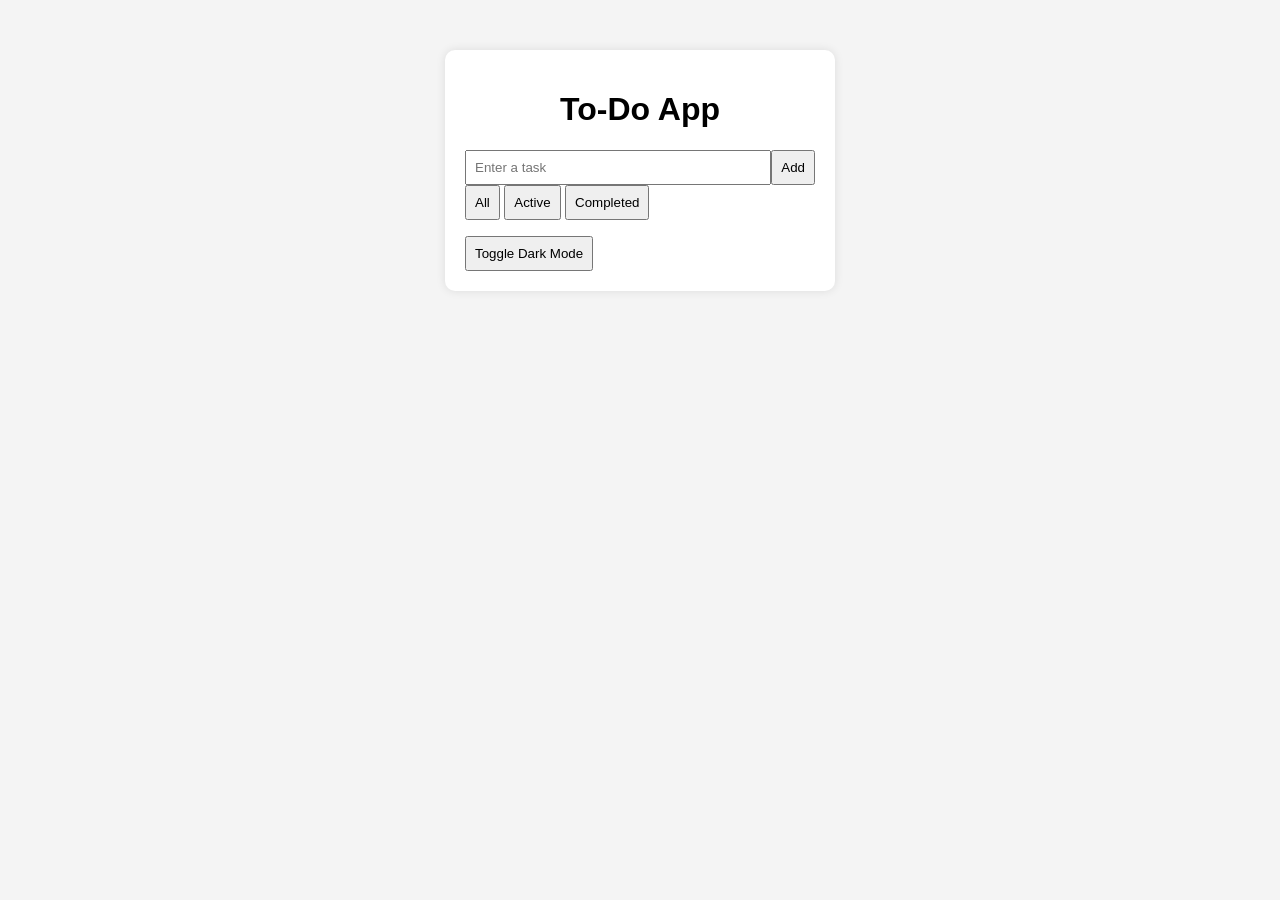
<file: index.html>
<!DOCTYPE html>
<html lang="en">
<head>
<meta charset="UTF-8">
<title>Advanced To-Do App</title>
<link rel="stylesheet" href="style.css">
</head>
<body>

<div class="container">
    <h1>To-Do App</h1>

    <div class="input-area">
        <input type="text" id="taskInput" placeholder="Enter a task">
        <button onclick="addTask()">Add</button>
    </div>

    <div class="filters">
        <button onclick="filterTasks('all')">All</button>
        <button onclick="filterTasks('active')">Active</button>
        <button onclick="filterTasks('completed')">Completed</button>
    </div>

    <ul id="taskList"></ul>

    <button id="darkBtn" onclick="toggleDark()">Toggle Dark Mode</button>
</div>

<script src="script.js"></script>
</body>
</html>
</file>
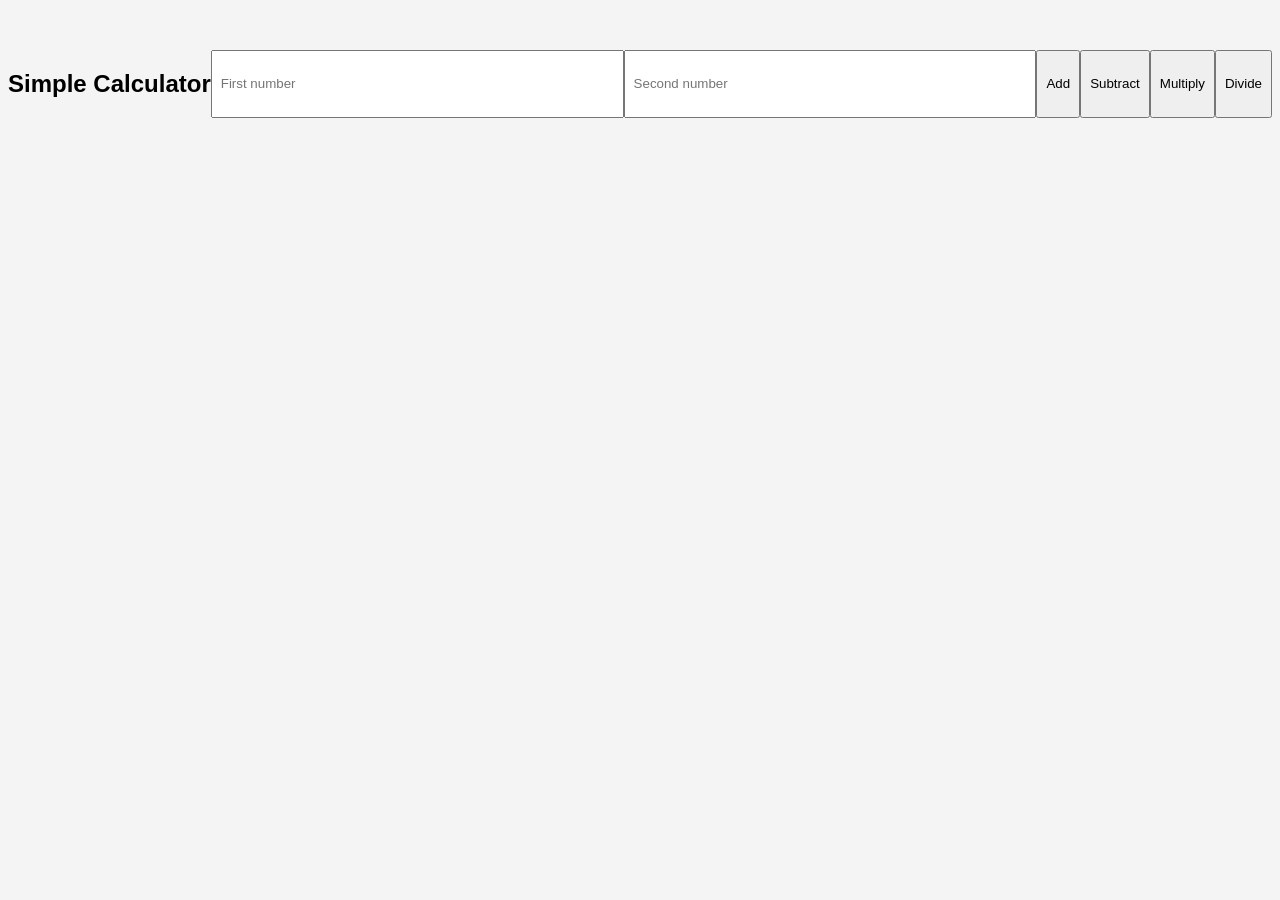
<file: calc.html>
<!DOCTYPE html>
<html>
    <head>
        <title>CALCULATOR</title>
        <link rel="stylesheet" href="style.css">
    </head>
    <body>
            <h2>Simple Calculator</h2>
            <input type="number" id="num1" placeholder="First number">
            <input type="number" id="num2" placeholder="Second number">
            <br><br>
            <button onclick="add()">Add</button>
            <button onclick="subtract()">Subtract</button>
            <button onclick="multiply()">Multiply</button>
            <button onclick="divide()">Divide</button>
            <h3 id="Result"></h3>
            <script src="script.js"></script>
    </body>
</html>
</file>
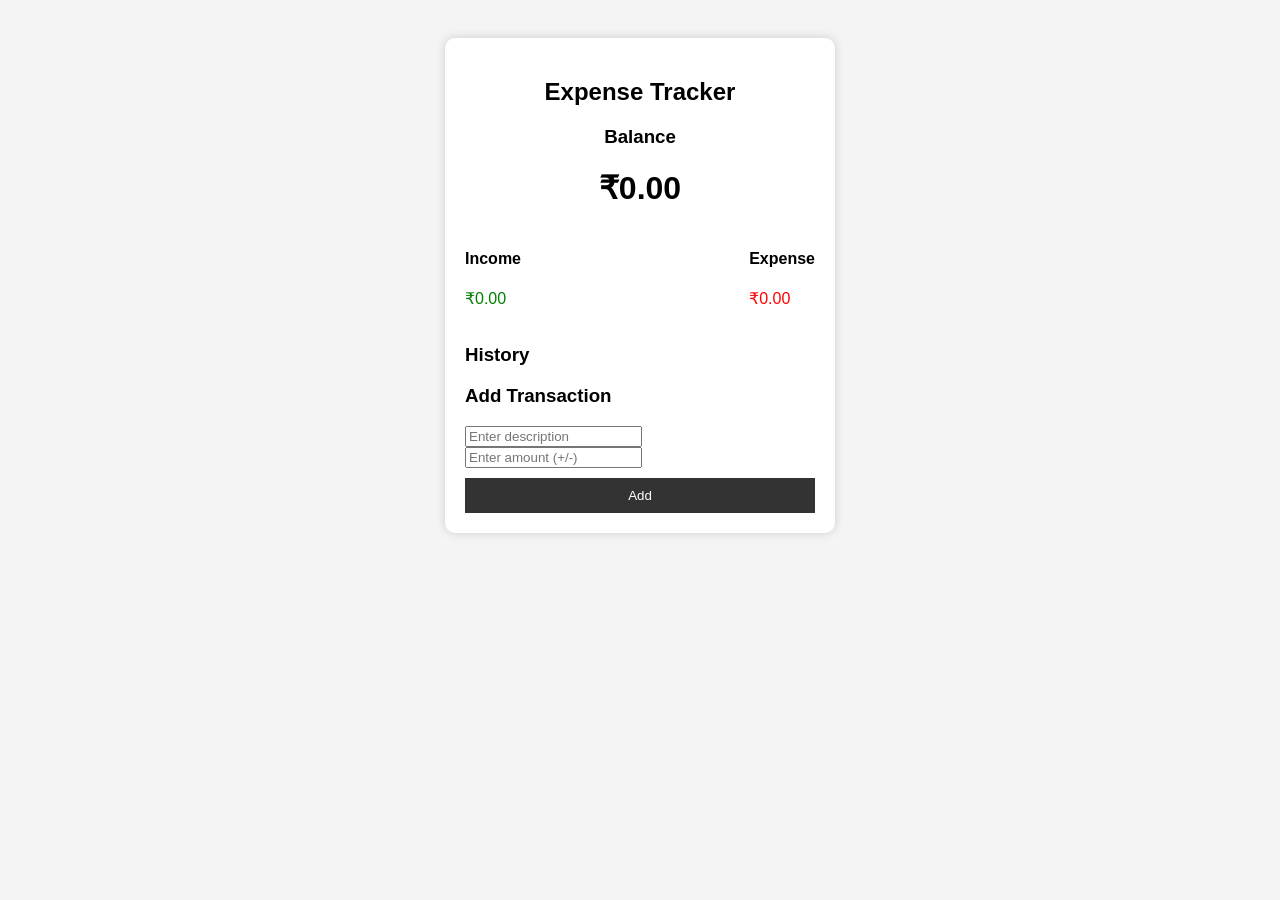
<file: expense.html>
<!DOCTYPE html>
<html lang="en">
<head>
<meta charset="UTF-8">
<title>Expense Tracker</title>

<style>
body {
  font-family: Arial;
  background: #f4f4f4;
  display: flex;
  justify-content: center;
}

.container {
  background: white;
  padding: 20px;
  width: 350px;
  margin-top: 30px;
  border-radius: 10px;
  box-shadow: 0 0 10px #ccc;
}

h2 {
  text-align: center;
}

.balance {
  text-align: center;
}

.summary {
  display: flex;
  justify-content: space-between;
  margin: 20px 0;
}

.money.plus { color: green; }
.money.minus { color: red; }

ul {
  list-style: none;
  padding: 0;
}

li {
  background: #eee;
  padding: 10px;
  margin: 5px 0;
  display: flex;
  justify-content: space-between;
  border-right: 5px solid;
}

li.plus { border-color: green; }
li.minus { border-color: red; }

button {
  width: 100%;
  padding: 10px;
  margin-top: 10px;
  background: #333;
  color: white;
  border: none;
  cursor: pointer;
}

.delete-btn {
  background: red;
  color: white;
  border: none;
  padding: 2px 6px;
  cursor: pointer;
  margin-left: 10px;
}
</style>

</head>
<body>

<div class="container">
  <h2>Expense Tracker</h2>

  <div class="balance">
    <h3>Balance</h3>
    <h1 id="balance">₹0.00</h1>
  </div>

  <div class="summary">
    <div>
      <h4>Income</h4>
      <p id="income" class="money plus">₹0.00</p>
    </div>
    <div>
      <h4>Expense</h4>
      <p id="expense" class="money minus">₹0.00</p>
    </div>
  </div>

  <h3>History</h3>
  <ul id="list"></ul>

  <h3>Add Transaction</h3>
  <form id="form">
    <input type="text" id="text" placeholder="Enter description" required>
    <input type="number" id="amount" placeholder="Enter amount (+/-)" required>
    <button>Add</button>
  </form>
</div>

<script>
const balance = document.getElementById('balance');
const income = document.getElementById('income');
const expense = document.getElementById('expense');
const list = document.getElementById('list');
const form = document.getElementById('form');
const text = document.getElementById('text');
const amount = document.getElementById('amount');

let transactions = JSON.parse(localStorage.getItem('transactions')) || [];

function addTransaction(e) {
  e.preventDefault();

  if(text.value.trim() === '' || amount.value.trim() === '') {
    alert('Please enter description and amount');
    return;
  }

  const transaction = {
    id: Date.now(),
    text: text.value,
    amount: +amount.value
  };

  transactions.push(transaction);
  updateLocalStorage();
  init();

  text.value = '';
  amount.value = '';
}

function removeTransaction(id) {
  transactions = transactions.filter(t => t.id !== id);
  updateLocalStorage();
  init();
}

function updateValues() {
  const amounts = transactions.map(t => t.amount);

  const total = amounts.reduce((a, b) => a + b, 0);
  const inc = amounts.filter(a => a > 0).reduce((a, b) => a + b, 0);
  const exp = amounts.filter(a => a < 0).reduce((a, b) => a + b, 0);

  balance.innerText = '₹' + total.toFixed(2);
  income.innerText = '₹' + inc.toFixed(2);
  expense.innerText = '₹' + Math.abs(exp).toFixed(2);
}

function addToDOM(transaction) {
  const li = document.createElement('li');

  li.classList.add(transaction.amount > 0 ? 'plus' : 'minus');

  li.innerHTML = `
    ${transaction.text} 
    <span>₹${transaction.amount}</span>
    <button class="delete-btn" onclick="removeTransaction(${transaction.id})">x</button>
  `;

  list.appendChild(li);
}

function init() {
  list.innerHTML = '';
  transactions.forEach(addToDOM);
  updateValues();
}

function updateLocalStorage() {
  localStorage.setItem('transactions', JSON.stringify(transactions));
}

form.addEventListener('submit', addTransaction);

init();
</script>

</body>
</html>
</file>
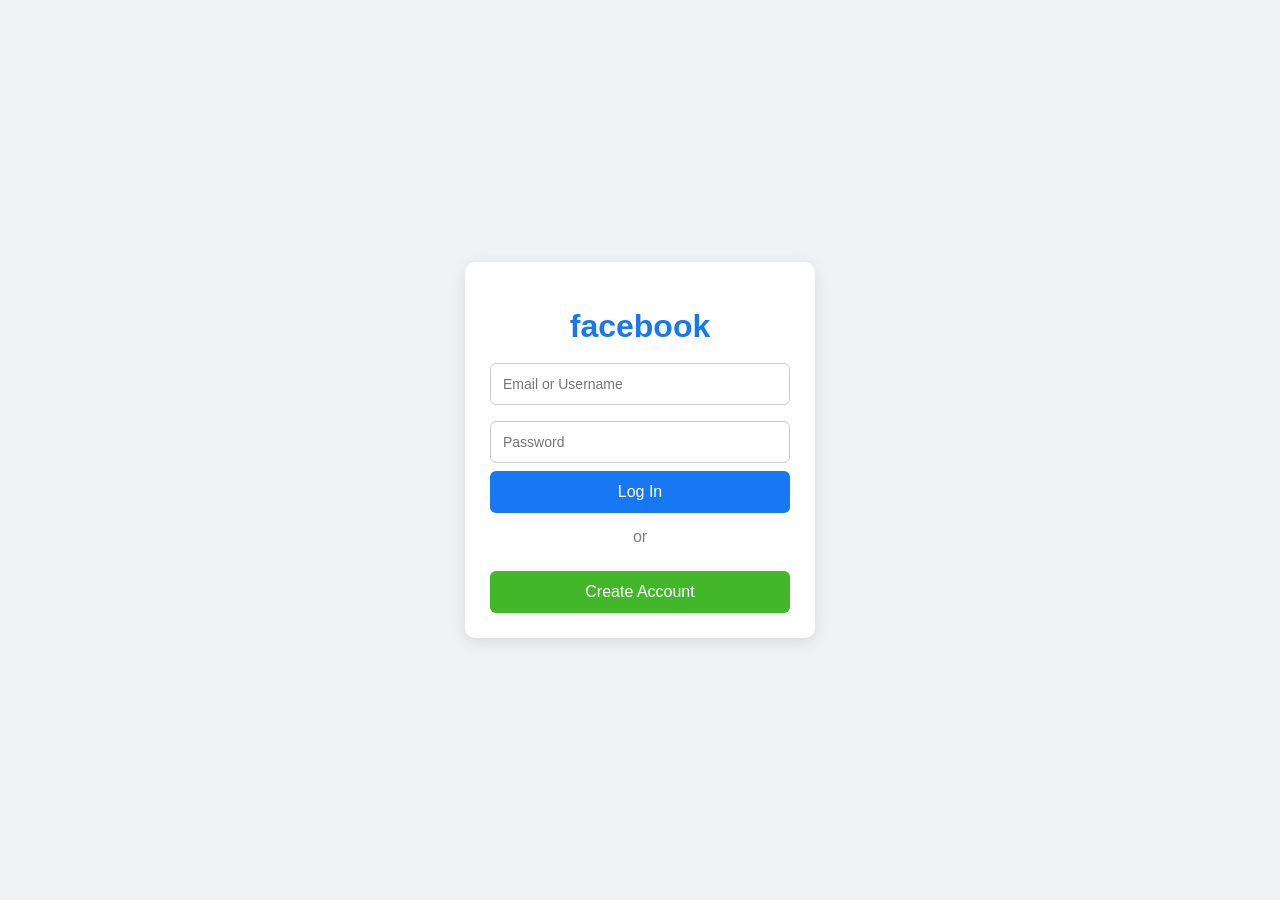
<file: facebook_login.html>
<!DOCTYPE html>
<html lang="en">
<head>
<meta charset="UTF-8">
<title>Login Page</title>

<style>
    * {
        box-sizing: border-box; 
      }

    body {
        font-family: Arial, sans-serif;
        background-color: #f0f2f5;
        margin: 0;
        height: 100vh;
        display: flex;
        justify-content: center;  
        align-items: center;      
      }

    .container {
        width: 350px;
        background: #fff;
        padding: 25px;
        border-radius: 10px;
        box-shadow: 0 4px 15px rgba(0,0,0,0.1);
        text-align: center;
      }

    h1 {
        color: #1877f2;
        margin-bottom: 10px;
       }

    input {
        width: 100%;
        padding: 12px;
        margin: 8px 0;
        border-radius: 6px;
        border: 1px solid #ccc;
        font-size: 14px;
      }

    button {
        width: 100%;
        padding: 12px;
        border: none;
        border-radius: 6px;
        font-size: 16px;
        cursor: pointer;
    }

    .login-btn {
        background-color: #1877f2;
        color: white;
    }

    .signup-btn {
        background-color: #42b72a;
        color: white;
        margin-top: 10px;
    }

    .divider {
        margin: 15px 0;
        color: gray;
    }

    .signup-form {
        display: none;
    }
</style>
</head>

<body>

<div class="container">
    <h1>facebook</h1>

    <!-- Login -->
    <div id="loginForm">
        <input type="text" placeholder="Email or Username">
        <input type="password" placeholder="Password">
        <button class="login-btn">Log In</button>

        <div class="divider">or</div>

        <button class="signup-btn" onclick="showSignup()">Create Account</button>
    </div>

    <!-- Signup -->
    <div id="signupForm" class="signup-form">
        <input type="text" placeholder="Full Name">
        <input type="text" placeholder="Email">
        <input type="password" placeholder="Password">
        <button class="signup-btn">Sign Up</button>

        <div class="divider">or</div>

        <button class="login-btn" onclick="showLogin()">Back to Login</button>
    </div>
</div>

<script>
function showSignup() {
    document.getElementById("loginForm").style.display = "none";
    document.getElementById("signupForm").style.display = "block";
}

function showLogin() {
    document.getElementById("signupForm").style.display = "none";
    document.getElementById("loginForm").style.display = "block";
}
</script>

</body>
</html>
</file>
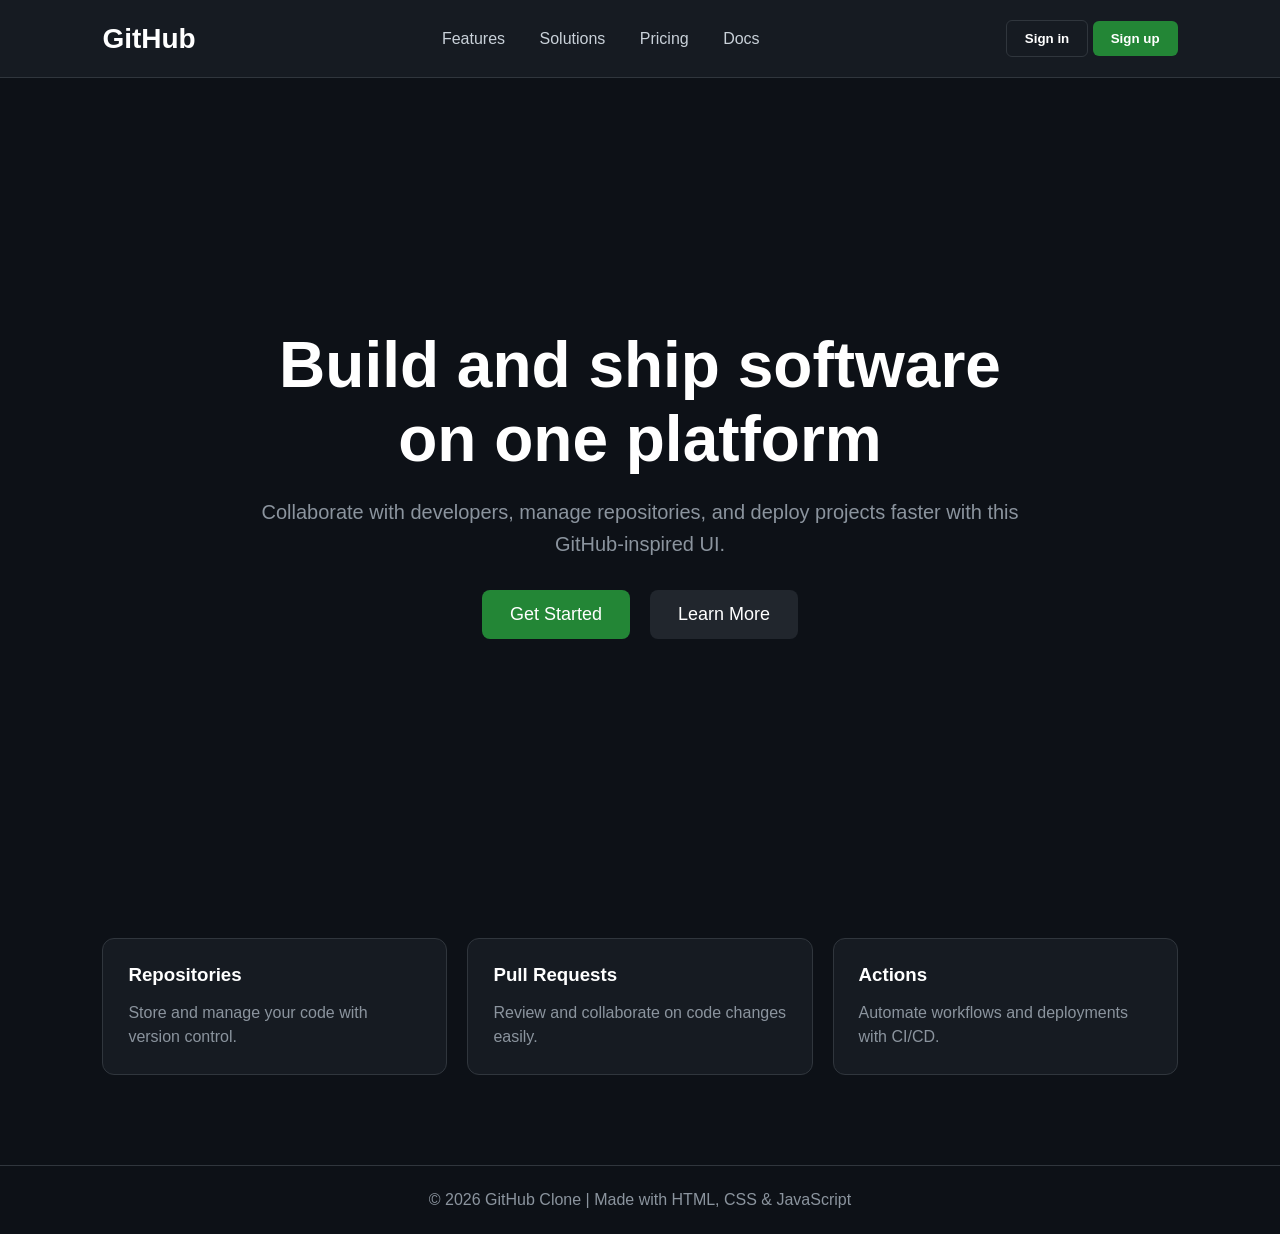
<file: github_clone.html>
<!DOCTYPE html>
<html lang="en">
<head>
<meta charset="UTF-8" />
<meta name="viewport" content="width=device-width, initial-scale=1.0"/>
<title>GitHub Clone</title>

<style>
*{
    margin:0;
    padding:0;
    box-sizing:border-box;
    font-family:Arial, sans-serif;
}
body{
    background:#0d1117;
    color:white;
}
    
header{
    display:flex;
    justify-content:space-between;
    align-items:center;
    padding:20px 8%;
    background:#161b22;
    border-bottom:1px solid #30363d;
}
    
.logo{
    font-size:28px;
    font-weight:bold;
}

nav a{
    color:#c9d1d9;
    text-decoration:none;
    margin:0 15px;
    transition:0.3s;
}

nav a:hover{
    color:white;
}

.btn{
    padding:10px 18px;
    border:none;
    border-radius:6px;
    cursor:pointer;
    font-weight:bold;
}

.signin{
    background:transparent;
    color:white;
    border:1px solid #30363d;
}

.signup{
    background:#238636;
    color:white;
}

.hero{
    min-height:90vh;
    display:flex;
    justify-content:center;
    align-items:center;
    text-align:center;
    padding:40px;
}

.hero-content{
    max-width:800px;
}

.hero h1{
    font-size:64px;
    margin-bottom:20px;
}

.hero p{
    color:#8b949e;
    font-size:20px;
    margin-bottom:30px;
    line-height:1.6;
}

.hero-buttons{
    display:flex;
    justify-content:center;
    gap:20px;
    flex-wrap:wrap;
}

.hero-buttons button{
    padding:14px 28px;
    border:none;
    border-radius:8px;
    font-size:18px;
    cursor:pointer;
    transition:0.3s;
}

.start{
    background:#238636;
    color:white;
}

.start:hover{
    background:#2ea043;
}

.learn{
    background:#21262d;
    color:white;
}

.learn:hover{
    background:#30363d;
}

.cards{
    display:grid;
    grid-template-columns:repeat(auto-fit,minmax(250px,1fr));
    gap:20px;
    padding:50px 8%;
}

.card{
    background:#161b22;
    padding:25px;
    border-radius:12px;
    border:1px solid #30363d;
    transition:0.3s;
}

.card:hover{
    transform:translateY(-5px);
    border-color:#58a6ff;
}

.card h3{
    margin-bottom:15px;
}

.card p{
    color:#8b949e;
    line-height:1.5;
}

footer{
    text-align:center;
    padding:25px;
    color:#8b949e;
    border-top:1px solid #30363d;
    margin-top:40px;
}

@media(max-width:768px){
    .hero h1{
        font-size:42px;
    }

    nav{
        display:none;
    }
}
</style>
</head>

<body>

<header>
    <div class="logo">GitHub</div>

    <nav>
        <a href="#">Features</a>
        <a href="#">Solutions</a>
        <a href="#">Pricing</a>
        <a href="#">Docs</a>
    </nav>

    <div>
        <button class="btn signin">Sign in</button>
        <button class="btn signup">Sign up</button>
    </div>
</header>

<section class="hero">
    <div class="hero-content">
        <h1>Build and ship software on one platform</h1>

        <p>
            Collaborate with developers, manage repositories,
            and deploy projects faster with this GitHub-inspired UI.
        </p>

        <div class="hero-buttons">
            <button class="start">Get Started</button>
            <button class="learn">Learn More</button>
        </div>
    </div>
</section>

<section class="cards">

    <div class="card">
        <h3>Repositories</h3>
        <p>
            Store and manage your code with version control.
        </p>
    </div>

    <div class="card">
        <h3>Pull Requests</h3>
        <p>
            Review and collaborate on code changes easily.
        </p>
    </div>

    <div class="card">
        <h3>Actions</h3>
        <p>
            Automate workflows and deployments with CI/CD.
        </p>
    </div>

</section>
<footer>
    © 2026 GitHub Clone | Made with HTML, CSS & JavaScript
</footer>

<script>
const buttons = document.querySelectorAll("button");

buttons.forEach(btn => {
    btn.addEventListener("click", () => {
        alert(btn.innerText + " clicked!");
    });
});
</script>

</body>
</html>
</file>
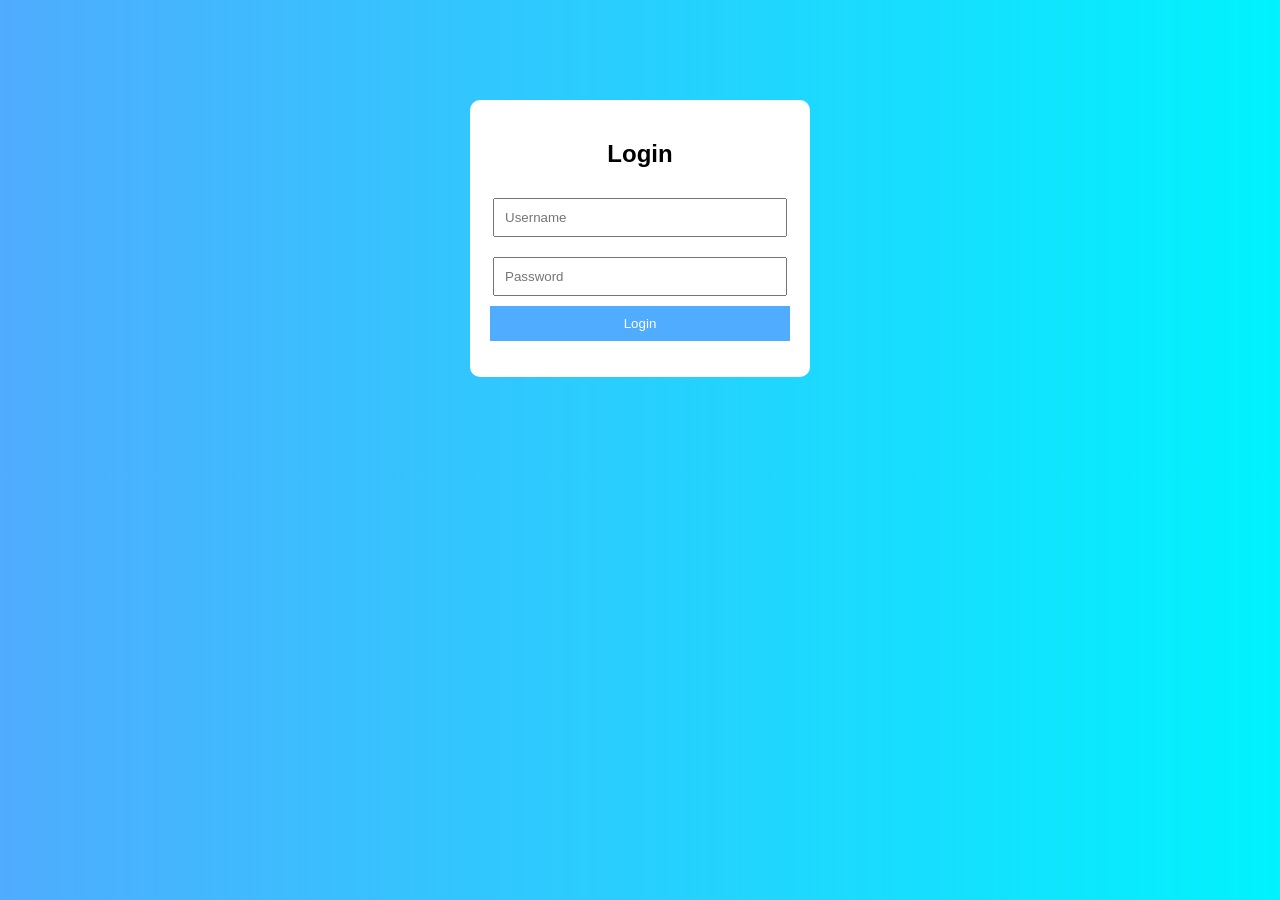
<file: indexx.html>
<!DOCTYPE html>
<html>
<head>
    <title>Login Form</title>
    <style>
        body {
            font-family: Arial;
            background: linear-gradient(to right, #4facfe, #00f2fe);
        }

        .login-box {
            width: 300px;
            background: white;
            padding: 20px;
            margin: 100px auto;
            text-align: center;
            border-radius: 10px;
        }

        input {
            width: 90%;
            padding: 10px;
            margin: 10px 0;
        }

        button {
            width: 100%;
            padding: 10px;
            background: #4facfe;
            color: white;
            border: none;
            cursor: pointer;
        }

        button:hover {
            background: #007bff;
        }

        #error {
            color: red;
        }
    </style>
</head>
<body>

<div class="login-box">
    <h2>Login</h2>

    <input type="text" id="username" placeholder="Username">
    <input type="password" id="password" placeholder="Password">

    <button onclick="login()">Login</button>

    <p id="error"></p>
</div>

<script>
    function login() {
        let user = document.getElementById("username").value;
        let pass = document.getElementById("password").value;

        // demo credentials
        let correctUser = "admin";
        let correctPass = "1234";

        if(user === correctUser && pass === correctPass) {
            alert("Login Successful!");
            window.location.href = "welcome.html";
        } else {
            document.getElementById("error").innerText = "Invalid Username or Password";
        }
    }
</script>

</body>
</html>
</file>
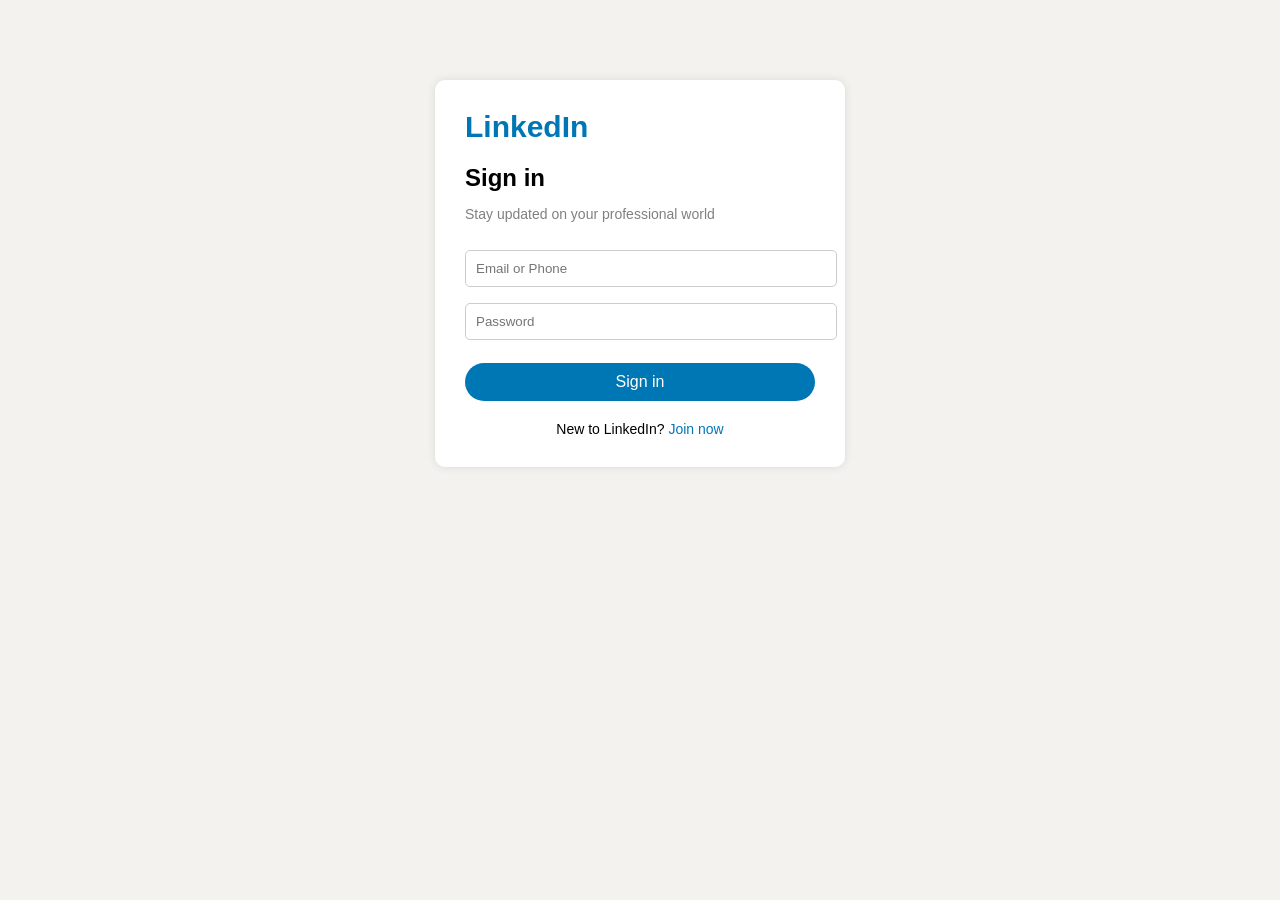
<file: Linkdin_login.html>
<!DOCTYPE html>
<html lang="en">
<head>
  <meta charset="UTF-8">
  <title>LinkedIn Login Clone</title>
  <style>
    body {
      margin: 0;
      font-family: Arial, sans-serif;
      background: #f3f2ef;
    }

    .container {
      width: 350px;
      margin: 80px auto;
      background: white;
      padding: 30px;
      border-radius: 10px;
      box-shadow: 0 0 10px rgba(0,0,0,0.1);
    }

    .logo {
      color: #0077b5;
      font-size: 30px;
      font-weight: bold;
      margin-bottom: 20px;
    }

    h2 {
      margin: 0 0 10px;
    }

    p {
      color: gray;
      font-size: 14px;
      margin-bottom: 20px;
    }

    input {
      width: 100%;
      padding: 10px;
      margin: 8px 0;
      border-radius: 5px;
      border: 1px solid #ccc;
    }

    button {
      width: 100%;
      padding: 10px;
      background: #0077b5;
      color: white;
      border: none;
      border-radius: 20px;
      font-size: 16px;
      cursor: pointer;
      margin-top: 10px;
    }

    button:hover {
      background: #005f8d;
    }

    .error {
      color: red;
      font-size: 13px;
      margin-top: 5px;
    }

    .footer {
      text-align: center;
      margin-top: 20px;
      font-size: 14px;
    }

    .footer a {
      color: #0077b5;
      text-decoration: none;
    }
  </style>
</head>
<body>

  <div class="container">
    <div class="logo">LinkedIn</div>
    <h2>Sign in</h2>
    <p>Stay updated on your professional world</p>

    <input type="text" id="email" placeholder="Email or Phone">
    <input type="password" id="password" placeholder="Password">
    
    <div id="errorMsg" class="error"></div>

    <button onclick="login()">Sign in</button>

    <div class="footer">
      New to LinkedIn? <a href="#">Join now</a>
    </div>
  </div>

  <script>
    function login() {
      const email = document.getElementById("email").value.trim();
      const password = document.getElementById("password").value.trim();
      const errorMsg = document.getElementById("errorMsg");

      if (email === "" || password === "") {
        errorMsg.textContent = "Please fill in all fields.";
        return;
      }

      // Fake login check
      if (email === "admin@gmail.com" && password === "123456") {
        alert("Login successful!");
        window.location.href = "index.html"; // redirect to feed page
      } else {
        errorMsg.textContent = "Invalid email or password.";
      }
    }
  </script>

</body>
</html>
</file>
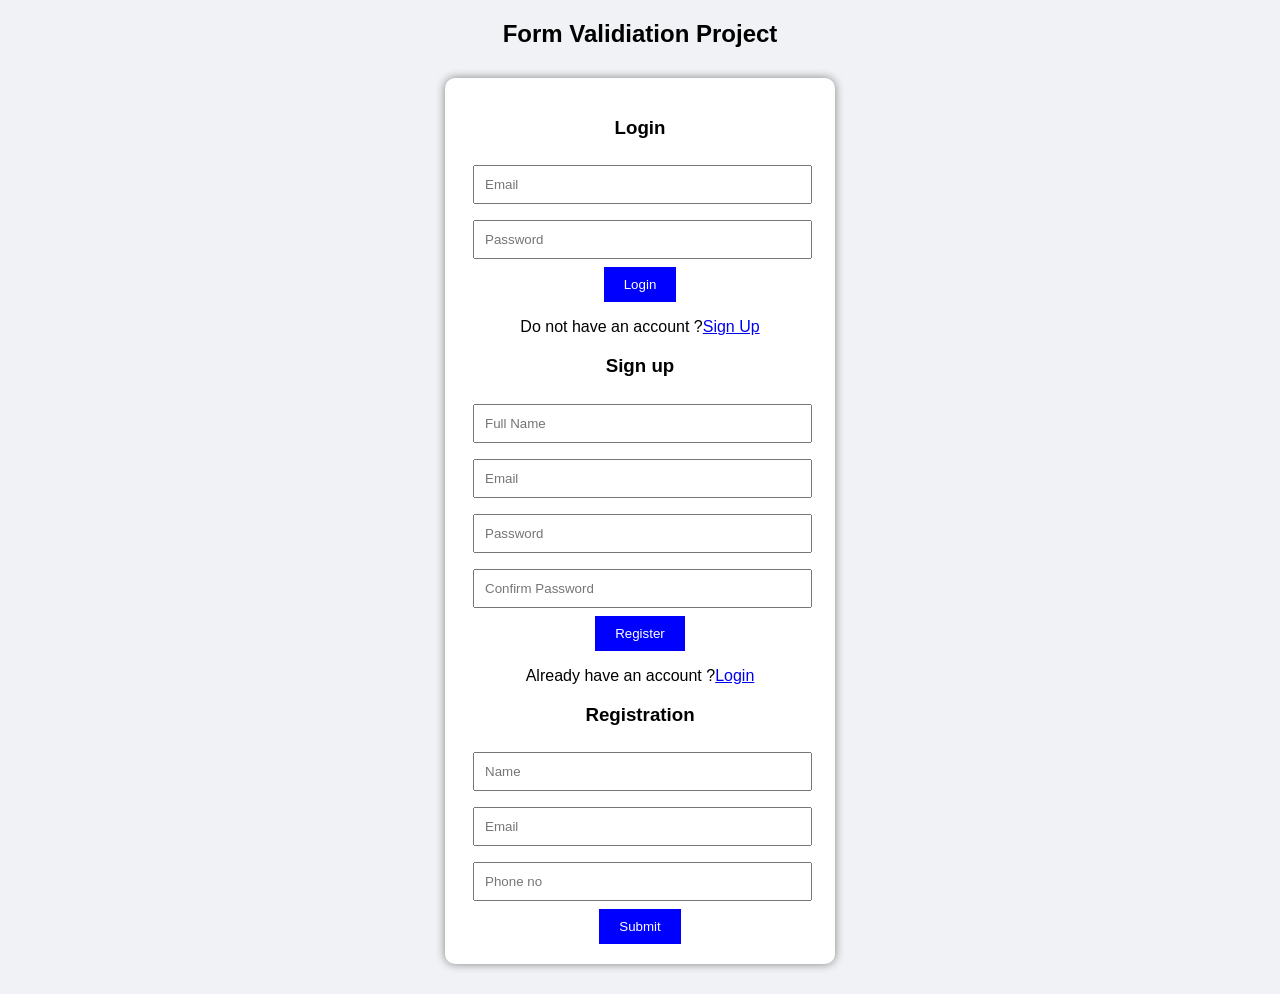
<file: registration_form.html>
<!DOCTYPE html>
<html lang="en">
    <head>
        <meta charset="UTF-8">
        <meta name="viewport" content="width=device-width, initial-scale=1.0">
        <title>Form Validiation</title>
        <style>
            body{
                font-family: Arial;
                background: #f0f2f5;
                text-align: center;
            }
            .container{
                width: 350px;
                margin: 30px auto;
                background: white;
                padding: 20px;
                border-radius: 10px;
                box-shadow: 0 0 10px gray;
            }
            input{
                width: 90%;
                padding: 10px;
                margin: 8px;
            }
            button{
                background: blue;
                color: white;
                border: none;
                padding: 10px 20px;
                cursor: pointer;            
            }
            .hidden{
                display: none; 
            }
        </style>
    </head>
    <body>
        <h2>Form Validiation Project</h2>
        <div class="container">
            <div id="loginForm">
                <h3>Login</h3>
                <input type="email" id="loginEmail" placeholder="Email"><br>
                <input type="password" id="loginPassword" placeholder="Password"><br>
                <button onclick="login()">Login</button>
                <p>Do not have an account ?<a href="#" onclick="showSignup()">Sign Up</a></p>
            </div>
            <div id="signupForm">
                <h3>Sign up</h3>
                <input type="text" id="name" placeholder="Full Name"><br>
                <input type="email" id="email" placeholder="Email"><br>
                <input type="password" id="password" placeholder="Password"><br>
                <input type="password" id="confirmPassword" placeholder="Confirm Password"><br>
                <button onclick="signup()">Register</button>
                <p>Already have an account ?<a href="#" onclick="showLogin()">Login</a></p>
            </div>
            <div id="regForm">
                <h3>Registration</h3>
                <input type="text" id="rname" placeholder="Name"><br>
                <input type="email" id="remail" placeholder="Email"><br>
                <input type="number" id="phone" placeholder="Phone no"><br>
                <button onclick="register()">Submit</button>
            </div>
        </div>
        <script>
            function showSignup(){
                document.getElementById("loginForm").style.display = "none";
                document.getElementById("signupForn").style.display = "block";
            }
            function showLogin(){
                document.getElementById("signupForm").style.display = "none";
                document.getElementById("loginForn").style.display = "block";
            }
            function login(){
                let email=document.getElementById("loginEmail").value;
                let pass=document.getElementById("loginPassword").value;
                if(email == "" || pass == ""){
                    alert("All feilds required !!");
                    return false;
                }
                alert("Login Successful");
            }
            function signup(){
                let name=document.getElementById("name").value;
                let email=document.getElementById("email").value;
                let pass=document.getElementById("password").value;
                let cpass=document.getElementById("confirmPassword").value;
                if(name == "" || email == "" || pass == "" || cpass == ""){
                    alert("Fill all feilds !!");
                    return;
                }
                if(pass !== cpass){
                    alert("Password do not match !!");
                    return;
                }
                alert("Signup Successful");
            document.getElementById("signupForm").style.display="none";
            document.getElementById("regForm").style.display="block";
            }
            function register(){
                let name=document.getElementById("rname").value;
                let email=document.getElementById("remail").value;
                let phone=document.getElementById("phone").value;
                if(name == "" || email == "" || phone == ""){
                    alert("All fields required !!");
                    return;
                }
                if(phone.length < 10){
                    alert("Invalid phone number !!");
                    return;
                }
                alert("Registration Complete");
            }
        </script>
    </body>
</html>
</file>
<file: style.css>
body{
    font-family: Arial;
    background:#f4f4f4;
    display:flex;
    justify-content:center;
    margin-top:50px;
}

.container{
    background:white;
    padding:20px;
    width:350px;
    border-radius:10px;
    box-shadow:0 0 10px rgba(0,0,0,0.1);
}

h1{
    text-align:center;
}

.input-area{
    display:flex;
}

input{
    flex:1;
    padding:8px;
}

button{
    padding:8px;
    cursor:pointer;
}

ul{
    list-style:none;
    padding:0;
}

li{
    padding:10px;
    margin-top:5px;
    background:#eee;
    display:flex;
    justify-content:space-between;
}

.completed{
    text-decoration:line-through;
    color:gray;
}

.dark{
    background:#1e1e1e;
    color:white;
}

.dark .container{
    background:#333;
}

.dark li{
    background:#444;
}
</file>
